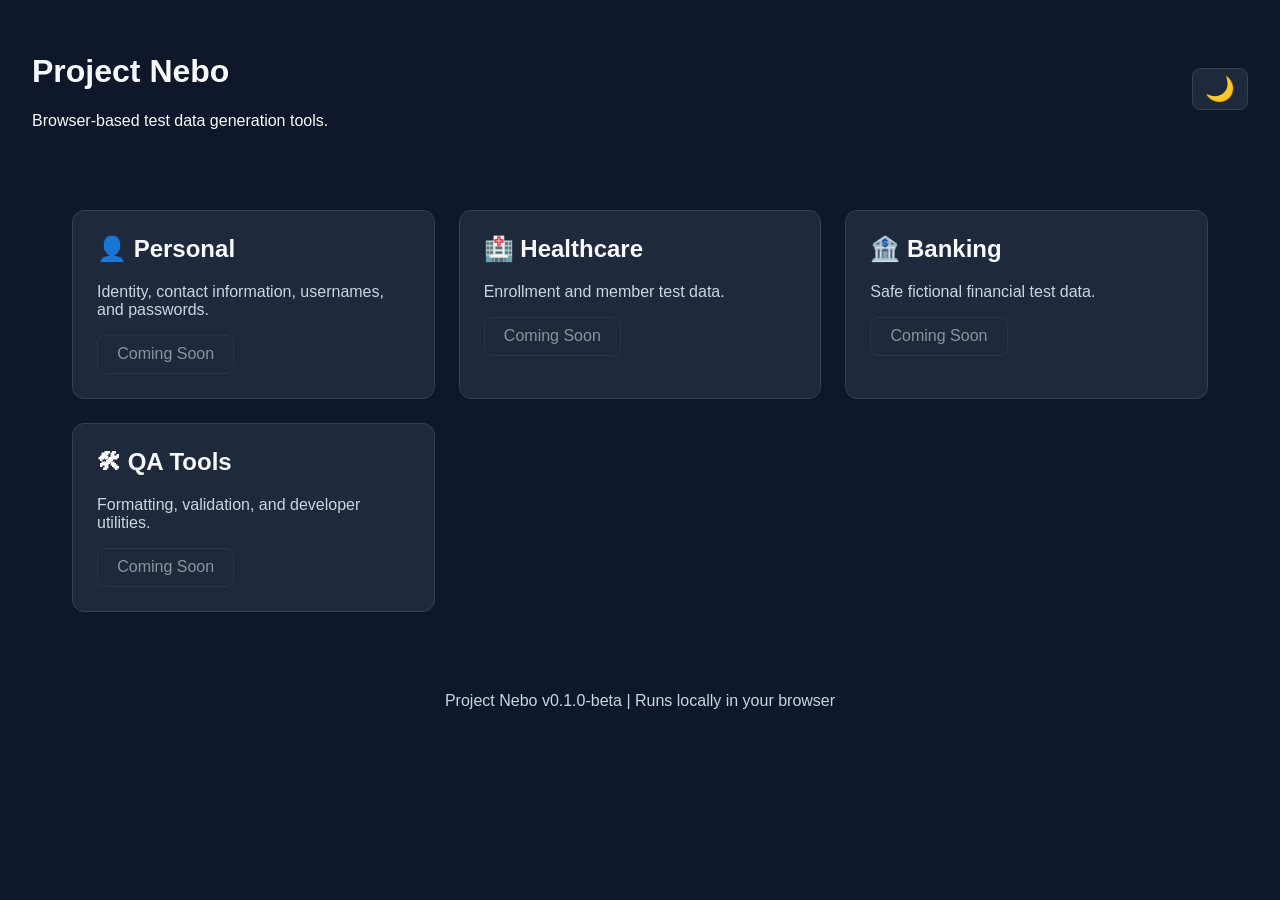
<file: index.html>
<!DOCTYPE html>
<html lang="en">
<head>
    <meta charset="UTF-8">
    <meta name="viewport" content="width=device-width, initial-scale=1.0">

    <title>Project Nebo</title>

    <link rel="stylesheet" href="css/theme.css">
    <link rel="stylesheet" href="css/main.css">
    <link rel="stylesheet" href="css/components.css">
</head>

<body>

<header class="site-header">

    <div>
        <h1>Project Nebo</h1>
        <p>Browser-based test data generation tools.</p>
    </div>

    <button id="themeToggle">
        🌙
    </button>

</header>


<main class="container">

    <section class="card-grid">

        <article class="card">
            <h2>👤 Personal</h2>
            <p>Identity, contact information, usernames, and passwords.</p>
            <button>Coming Soon</button>
        </article>


        <article class="card">
            <h2>🏥 Healthcare</h2>
            <p>Enrollment and member test data.</p>
            <button>Coming Soon</button>
        </article>


        <article class="card">
            <h2>🏦 Banking</h2>
            <p>Safe fictional financial test data.</p>
            <button>Coming Soon</button>
        </article>


        <article class="card">
            <h2>🛠 QA Tools</h2>
            <p>Formatting, validation, and developer utilities.</p>
            <button>Coming Soon</button>
        </article>

    </section>

</main>


<footer class="site-footer">
    <p>
        Project Nebo v0.1.0-beta |
        Runs locally in your browser
    </p>
</footer>


<script src="js/theme.js"></script>
<script src="js/app.js"></script>

</body>
</html>
</file>
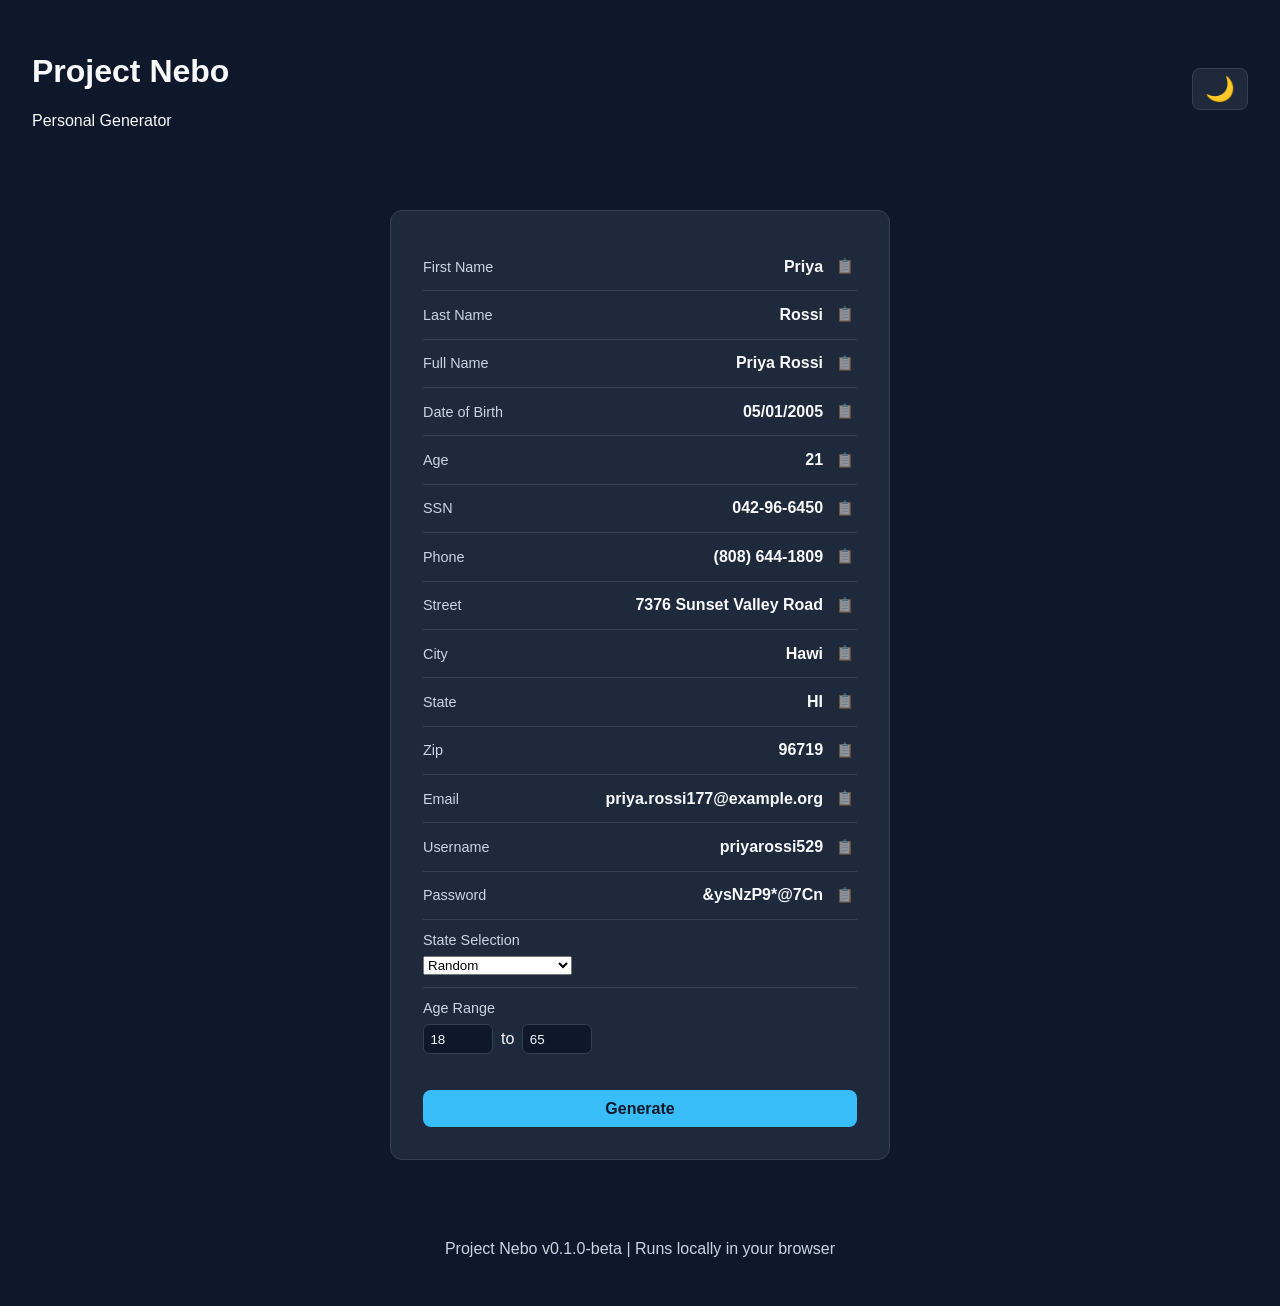
<file: personal.html>
<!DOCTYPE html>
<html lang="en">
<head>
    <meta charset="UTF-8">
    <meta name="viewport" content="width=device-width, initial-scale=1.0">
    <title>Personal Generator | Project Nebo</title>
    <link rel="stylesheet" href="css/theme.css">
    <link rel="stylesheet" href="css/main.css">
    <link rel="stylesheet" href="css/components.css">
</head>
<body>
<header class="site-header">
    <div>
        <h1><a href="index.html" class="home-link">Project Nebo</a></h1>
        <p>Personal Generator</p>
    </div>
    <button id="themeToggle">
        🌙
    </button>
</header>
<main class="container">
    <section class="generator-panel">
        <div class="field-group">
            <label for="firstName">First Name</label>
            <div class="field-value-wrap">
                <span id="firstName" class="field-value">—</span>
                <button class="copy-btn" data-target="firstName" title="Copy">📋</button>
            </div>
        </div>
        <div class="field-group">
            <label for="lastName">Last Name</label>
            <div class="field-value-wrap">
                <span id="lastName" class="field-value">—</span>
                <button class="copy-btn" data-target="lastName" title="Copy">📋</button>
            </div>
        </div>
        <div class="field-group">
            <label for="fullName">Full Name</label>
            <div class="field-value-wrap">
                <span id="fullName" class="field-value">—</span>
                <button class="copy-btn" data-target="fullName" title="Copy">📋</button>
            </div>
        </div>
        <div class="field-group">
            <label for="dob">Date of Birth</label>
            <div class="field-value-wrap">
                <span id="dob" class="field-value">—</span>
                <button class="copy-btn" data-target="dob" title="Copy">📋</button>
            </div>
        </div>
        <div class="field-group">
            <label for="age">Age</label>
            <div class="field-value-wrap">
                <span id="age" class="field-value">—</span>
                <button class="copy-btn" data-target="age" title="Copy">📋</button>
            </div>
        </div>
        <div class="field-group">
            <label for="ssn">SSN</label>
            <div class="field-value-wrap">
                <span id="ssn" class="field-value">—</span>
                <button class="copy-btn" data-target="ssn" title="Copy">📋</button>
            </div>
        </div>
        <div class="field-group">
            <label for="phone">Phone</label>
            <div class="field-value-wrap">
                <span id="phone" class="field-value">—</span>
                <button class="copy-btn" data-target="phone" title="Copy">📋</button>
            </div>
        </div>
        <div class="field-group">
            <label for="street">Street</label>
            <div class="field-value-wrap">
                <span id="street" class="field-value">—</span>
                <button class="copy-btn" data-target="street" title="Copy">📋</button>
            </div>
        </div>
        <div class="field-group">
            <label for="city">City</label>
            <div class="field-value-wrap">
                <span id="city" class="field-value">—</span>
                <button class="copy-btn" data-target="city" title="Copy">📋</button>
            </div>
        </div>
        <div class="field-group">
            <label for="state">State</label>
            <div class="field-value-wrap">
                <span id="state" class="field-value">—</span>
                <button class="copy-btn" data-target="state" title="Copy">📋</button>
            </div>
        </div>
        <div class="field-group">
            <label for="zip">Zip</label>
            <div class="field-value-wrap">
                <span id="zip" class="field-value">—</span>
                <button class="copy-btn" data-target="zip" title="Copy">📋</button>
            </div>
        </div>
        <div class="field-group">
            <label for="email">Email</label>
            <div class="field-value-wrap">
                <span id="email" class="field-value">—</span>
                <button class="copy-btn" data-target="email" title="Copy">📋</button>
            </div>
        </div>
        <div class="field-group">
            <label for="username">Username</label>
            <div class="field-value-wrap">
                <span id="username" class="field-value">—</span>
                <button class="copy-btn" data-target="username" title="Copy">📋</button>
            </div>
        </div>
        <div class="field-group">
            <label for="password">Password</label>
            <div class="field-value-wrap">
                <span id="password" class="field-value">—</span>
                <button class="copy-btn" data-target="password" title="Copy">📋</button>
            </div>
        </div>

        <div class="field-group age-range-controls">
                    <label for="stateSelect">State Selection</label>
                    <select id="stateSelect">
                        <option value="">Random</option>
                    </select>
                </div>
        <div class="field-group age-range-controls">
            <label>Age Range</label>
            <div class="age-range-inputs">
                <input type="number" id="minAge" value="18" min="0" max="120">
                <span>to</span>
                <input type="number" id="maxAge" value="65" min="0" max="120">
            </div>
        </div>
        

        <button id="regenerateBtn" class="primary-btn">Generate</button>
    </section>
</main>
<footer class="site-footer">
    <p>
        Project Nebo v0.1.0-beta |
        Runs locally in your browser
    </p>
</footer>
<script src="js/theme.js"></script>
<script src="js/personal.js"></script>
<script src="js/clipboard.js"></script>
<script>
    document.addEventListener("DOMContentLoaded", () => {
        initializeTheme();
    });
</script>
</body>
</html>
</file>
<file: css/theme.css>
:root {

    --background: #0f172a;
    --surface: #1e293b;

    --text-primary: #f8fafc;
    --text-secondary: #cbd5e1;

    --accent: #38bdf8;

    --border: #334155;

}


[data-theme="light"] {

    --background: #f8fafc;
    --surface: #ffffff;

    --text-primary: #0f172a;
    --text-secondary: #475569;

    --border: #cbd5e1;

}
</file>
<file: css/main.css>
* {
    box-sizing: border-box;
}
body {
    margin: 0;
    min-height: 100vh;
    font-family:
        Inter,
        "Segoe UI",
        Arial,
        sans-serif;
    background: var(--background);
    color: var(--text-primary);
}
.site-header {
    display: flex;
    justify-content: space-between;
    align-items: center;
    padding: 2rem;
}
.container {
    max-width: 1200px;
    margin: auto;
    padding: 2rem;
}
.card-grid {
    display: grid;
    grid-template-columns:
        repeat(auto-fit, minmax(280px, 1fr));
    gap: 1.5rem;
}
.site-footer {
    text-align: center;
    padding: 2rem;
    color: var(--text-secondary);
}
</file>
<file: css/components.css>
.card {
    background: var(--surface);
    border: 1px solid var(--border);
    border-radius: 0.75rem;
    padding: 1.5rem;
}
.card h2 {
    margin-top: 0;
}
.card p {
    color: var(--text-secondary);
}
button {
    font-size: 1rem;
    padding: 0.6rem 1.2rem;
    border-radius: 0.5rem;
    border: 1px solid var(--border);
    background: var(--surface);
    color: var(--text-primary);
    cursor: pointer;
}
button:hover {
    border-color: var(--accent);
}
#themeToggle {
    font-size: 1.5rem;
    padding: 0.5rem 0.75rem;
    line-height: 1;
}
.card button {
    opacity: 0.5;
    cursor: not-allowed;
}
.card button:hover {
    border-color: var(--border);
}
.home-link {
    color: inherit;
    text-decoration: none;
}
.home-link:hover {
    color: var(--accent);
}

.generator-panel {
    background: var(--surface);
    border: 1px solid var(--border);
    border-radius: 0.75rem;
    padding: 2rem;
    max-width: 500px;
    margin: 0 auto;
}

.field-group {
    display: flex;
    justify-content: space-between;
    align-items: center;
    padding: 0.75rem 0;
    border-bottom: 1px solid var(--border);
}
.field-group:last-of-type {
    border-bottom: none;
}
.field-group label {
    color: var(--text-secondary);
    font-size: 0.9rem;
}
.field-value {
    font-weight: 600;
}

.primary-btn {
    width: 100%;
    margin-top: 1.5rem;
    background: var(--accent);
    color: var(--background);
    border: none;
    font-weight: 600;
    opacity: 1;
    cursor: pointer;
}
.primary-btn:hover {
    border-color: transparent;
    filter: brightness(1.1);
}
.age-range-controls {
    flex-direction: column;
    align-items: flex-start;
    gap: 0.5rem;
}
.age-range-inputs {
    display: flex;
    align-items: center;
    gap: 0.5rem;
}
.age-range-inputs input {
    width: 70px;
    padding: 0.4rem;
    background: var(--background);
    border: 1px solid var(--border);
    border-radius: 0.4rem;
    color: var(--text-primary);
}
.field-value-wrap {
    display: flex;
    align-items: center;
    gap: 0.6rem;
}
.copy-btn {
    background: none;
    border: none;
    cursor: pointer;
    font-size: 0.9rem;
    padding: 0.2rem;
    opacity: 0.5;
    transition: opacity 0.15s ease;
}
.copy-btn:hover {
    opacity: 1;
    border-color: transparent;
}
.copy-btn.copied {
    opacity: 1;
}
</file>
